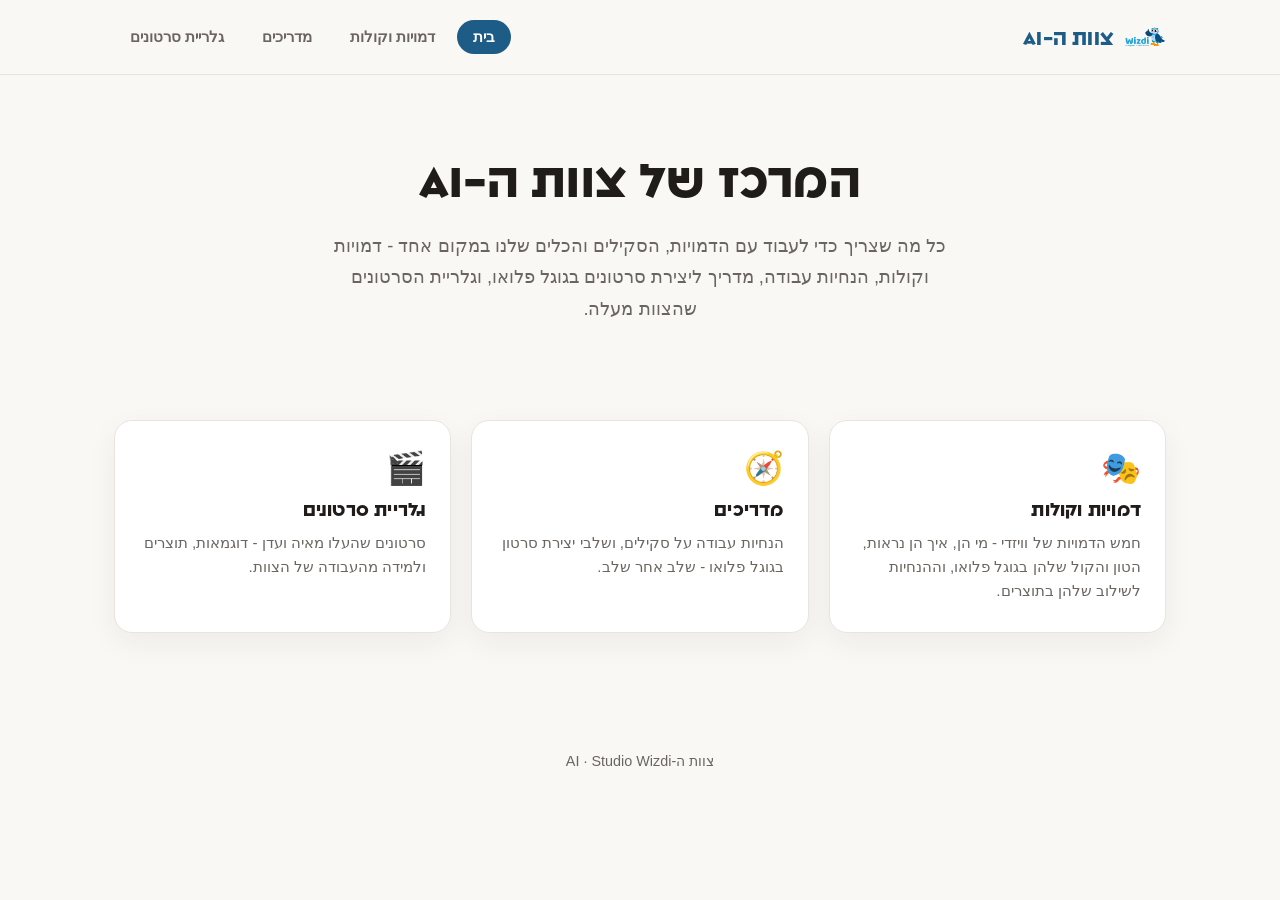
<file: index.html>
<!DOCTYPE html>
<html lang="he" dir="rtl">
<head>
<meta charset="UTF-8" />
<meta name="viewport" content="width=device-width, initial-scale=1.0" />
<title>צוות ה-AI של וויזדי</title>
<meta name="robots" content="noindex, nofollow" />
<link rel="stylesheet" href="css/style.css" />
</head>
<body>

<header class="site-header">
  <nav class="nav">
    <a class="brand" href="index.html"><img src="assets/logo-wizdi.png" alt="Wizdi" /><span class="brand-text">צוות ה-AI</span></a>
    <div class="nav-links">
      <a href="index.html" class="active">בית</a>
      <a href="characters.html">דמויות וקולות</a>
      <a href="guides.html">מדריכים</a>
      <a href="videos.html">גלריית סרטונים</a>
    </div>
  </nav>
</header>

<section class="hero">
  <h1>המרכז של צוות ה-AI</h1>
  <p>כל מה שצריך כדי לעבוד עם הדמויות, הסקילים והכלים שלנו במקום אחד - דמויות וקולות, הנחיות עבודה, מדריך ליצירת סרטונים בגוגל פלואו, וגלריית הסרטונים שהצוות מעלה.</p>
</section>

<div class="container">
  <div class="grid">
    <a class="tile" href="characters.html">
      <span class="emoji">🎭</span>
      <h3>דמויות וקולות</h3>
      <p>חמש הדמויות של וויזדי - מי הן, איך הן נראות, הטון והקול שלהן בגוגל פלואו, וההנחיות לשילוב שלהן בתוצרים.</p>
    </a>
    <a class="tile" href="guides.html">
      <span class="emoji">🧭</span>
      <h3>מדריכים</h3>
      <p>הנחיות עבודה על סקילים, ושלבי יצירת סרטון בגוגל פלואו - שלב אחר שלב.</p>
    </a>
    <a class="tile" href="videos.html">
      <span class="emoji">🎬</span>
      <h3>גלריית סרטונים</h3>
      <p>סרטונים שהעלו מאיה ועדן - דוגמאות, תוצרים ולמידה מהעבודה של הצוות.</p>
    </a>
  </div>
</div>

<footer class="site-footer">
  צוות ה-AI · Studio Wizdi
</footer>

<!-- auto-deploy pipeline verified 2026-07-22 -->
</body>
</html>
</file>
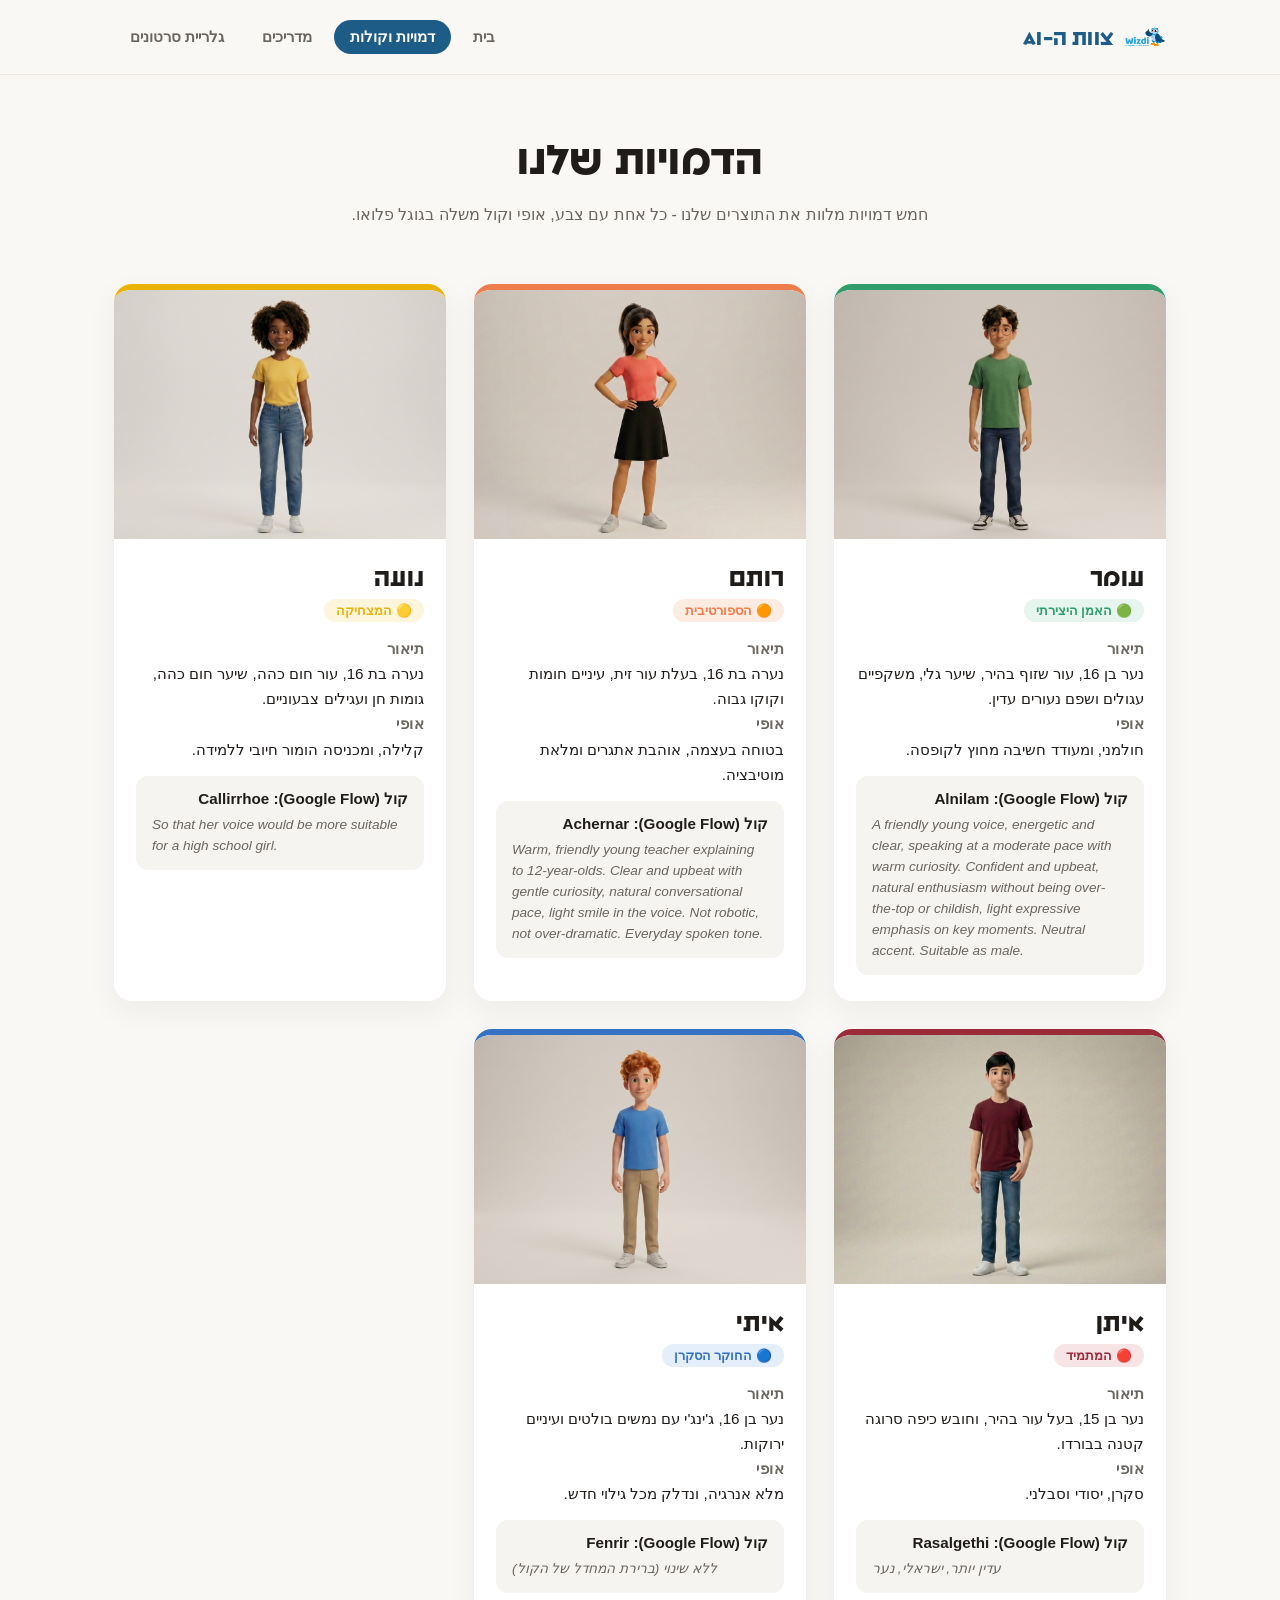
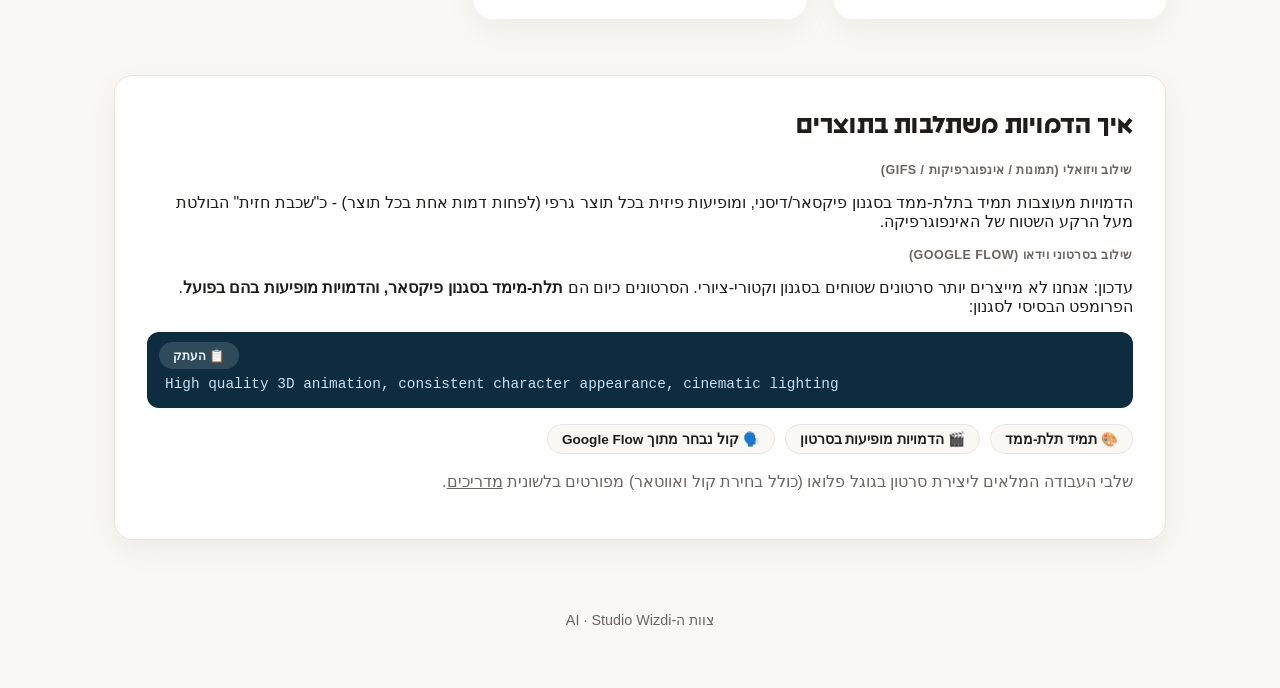
<file: characters.html>
<!DOCTYPE html>
<html lang="he" dir="rtl">
<head>
<meta charset="UTF-8" />
<meta name="viewport" content="width=device-width, initial-scale=1.0" />
<title>דמויות וקולות | צוות ה-AI וויזדי</title>
<meta name="robots" content="noindex, nofollow" />
<link rel="stylesheet" href="css/style.css" />
</head>
<body>

<header class="site-header">
  <nav class="nav">
    <a class="brand" href="index.html"><img src="assets/logo-wizdi.png" alt="Wizdi" /><span class="brand-text">צוות ה-AI</span></a>
    <div class="nav-links">
      <a href="index.html">בית</a>
      <a href="characters.html" class="active">דמויות וקולות</a>
      <a href="guides.html">מדריכים</a>
      <a href="videos.html">גלריית סרטונים</a>
    </div>
  </nav>
</header>

<section class="page-head">
  <h1>הדמויות שלנו</h1>
  <p>חמש דמויות מלוות את התוצרים שלנו - כל אחת עם צבע, אופי וקול משלה בגוגל פלואו.</p>
</section>

<div class="container">

  <div class="characters">

    <!-- עומר -->
    <article class="char-card" style="--accent-c: var(--c-omer); --soft-c: var(--c-omer-soft);">
      <div class="char-photo"><img src="assets/characters/omer.jpg" alt="עומר" /></div>
      <div class="char-body">
        <div class="char-name-row"><h3 class="char-name">עומר</h3></div>
        <span class="char-role">🟢 האמן היצירתי</span>

        <p class="char-section-label">תיאור</p>
        <p>נער בן 16, עור שזוף בהיר, שיער גלי, משקפיים עגולים ושפם נעורים עדין.</p>

        <p class="char-section-label">אופי</p>
        <p>חולמני, ומעודד חשיבה מחוץ לקופסה.</p>

        <div class="voice-box">
          <div class="voice-name">קול (Google Flow): Alnilam</div>
          <div class="voice-tone">A friendly young voice, energetic and clear, speaking at a moderate pace with warm curiosity. Confident and upbeat, natural enthusiasm without being over-the-top or childish, light expressive emphasis on key moments. Neutral accent. Suitable as male.</div>
        </div>
      </div>
    </article>

    <!-- רותם -->
    <article class="char-card" style="--accent-c: var(--c-rotem); --soft-c: var(--c-rotem-soft);">
      <div class="char-photo"><img src="assets/characters/rotem.jpg" alt="רותם" /></div>
      <div class="char-body">
        <div class="char-name-row"><h3 class="char-name">רותם</h3></div>
        <span class="char-role">🟠 הספורטיבית</span>

        <p class="char-section-label">תיאור</p>
        <p>נערה בת 16, בעלת עור זית, עיניים חומות וקוקו גבוה.</p>

        <p class="char-section-label">אופי</p>
        <p>בטוחה בעצמה, אוהבת אתגרים ומלאת מוטיבציה.</p>

        <div class="voice-box">
          <div class="voice-name">קול (Google Flow): Achernar</div>
          <div class="voice-tone">Warm, friendly young teacher explaining to 12-year-olds. Clear and upbeat with gentle curiosity, natural conversational pace, light smile in the voice. Not robotic, not over-dramatic. Everyday spoken tone.</div>
        </div>
      </div>
    </article>

    <!-- נועה -->
    <article class="char-card" style="--accent-c: var(--c-noa); --soft-c: var(--c-noa-soft);">
      <div class="char-photo"><img src="assets/characters/noa.jpg" alt="נועה" /></div>
      <div class="char-body">
        <div class="char-name-row"><h3 class="char-name">נועה</h3></div>
        <span class="char-role">🟡 המצחיקה</span>

        <p class="char-section-label">תיאור</p>
        <p>נערה בת 16, עור חום כהה, שיער חום כהה, גומות חן ועגילים צבעוניים.</p>

        <p class="char-section-label">אופי</p>
        <p>קלילה, ומכניסה הומור חיובי ללמידה.</p>

        <div class="voice-box">
          <div class="voice-name">קול (Google Flow): Callirrhoe</div>
          <div class="voice-tone">So that her voice would be more suitable for a high school girl.</div>
        </div>
      </div>
    </article>

    <!-- איתן -->
    <article class="char-card" style="--accent-c: var(--c-eitan); --soft-c: var(--c-eitan-soft);">
      <div class="char-photo"><img src="assets/characters/eitan.jpg" alt="איתן" /></div>
      <div class="char-body">
        <div class="char-name-row"><h3 class="char-name">איתן</h3></div>
        <span class="char-role">🔴 המתמיד</span>

        <p class="char-section-label">תיאור</p>
        <p>נער בן 15, בעל עור בהיר, וחובש כיפה סרוגה קטנה בבורדו.</p>

        <p class="char-section-label">אופי</p>
        <p>סקרן, יסודי וסבלני.</p>

        <div class="voice-box">
          <div class="voice-name">קול (Google Flow): Rasalgethi</div>
          <div class="voice-tone">עדין יותר, ישראלי, נער</div>
        </div>
      </div>
    </article>

    <!-- איתי -->
    <article class="char-card" style="--accent-c: var(--c-eitai); --soft-c: var(--c-eitai-soft);">
      <div class="char-photo"><img src="assets/characters/eitai.jpg" alt="איתי" /></div>
      <div class="char-body">
        <div class="char-name-row"><h3 class="char-name">איתי</h3></div>
        <span class="char-role">🔵 החוקר הסקרן</span>

        <p class="char-section-label">תיאור</p>
        <p>נער בן 16, ג'ינג'י עם נמשים בולטים ועיניים ירוקות.</p>

        <p class="char-section-label">אופי</p>
        <p>מלא אנרגיה, ונדלק מכל גילוי חדש.</p>

        <div class="voice-box">
          <div class="voice-name">קול (Google Flow): Fenrir</div>
          <div class="voice-tone">ללא שינוי (ברירת המחדל של הקול)</div>
        </div>
      </div>
    </article>

  </div>

  <!-- הנחיות שילוב -->
  <div class="panel">
    <h2>איך הדמויות משתלבות בתוצרים</h2>

    <p class="char-section-label">שילוב ויזואלי (תמונות / אינפוגרפיקות / GIFs)</p>
    <p>הדמויות מעוצבות תמיד בתלת-ממד בסגנון פיקסאר/דיסני, ומופיעות פיזית בכל תוצר גרפי (לפחות דמות אחת בכל תוצר) - כ"שכבת חזית" הבולטת מעל הרקע השטוח של האינפוגרפיקה.</p>

    <p class="char-section-label">שילוב בסרטוני וידאו (Google Flow)</p>
    <p>עדכון: אנחנו לא מייצרים יותר סרטונים שטוחים בסגנון וקטורי-ציורי. הסרטונים כיום הם <strong>תלת-מימד בסגנון פיקסאר, והדמויות מופיעות בהם בפועל</strong>. הפרומפט הבסיסי לסגנון:</p>
    <div class="prompt-box-wrap">
      <button class="copy-btn" type="button" onclick="copyPromptBox(this)">📋 העתק</button>
      <div class="prompt-box">High quality 3D animation, consistent character appearance, cinematic lighting</div>
    </div>

    <div class="badge-row">
      <span class="badge">🎨 תמיד תלת-ממד</span>
      <span class="badge">🎬 הדמויות מופיעות בסרטון</span>
      <span class="badge">🗣️ קול נבחר מתוך Google Flow</span>
    </div>

    <p style="margin-top:18px; color: var(--muted);">שלבי העבודה המלאים ליצירת סרטון בגוגל פלואו (כולל בחירת קול ואווטאר) מפורטים בלשונית <a href="guides.html" style="text-decoration:underline;">מדריכים</a>.</p>
  </div>

</div>

<footer class="site-footer">
  צוות ה-AI · Studio Wizdi
</footer>

<script src="js/copy.js"></script>
</body>
</html>
</file>
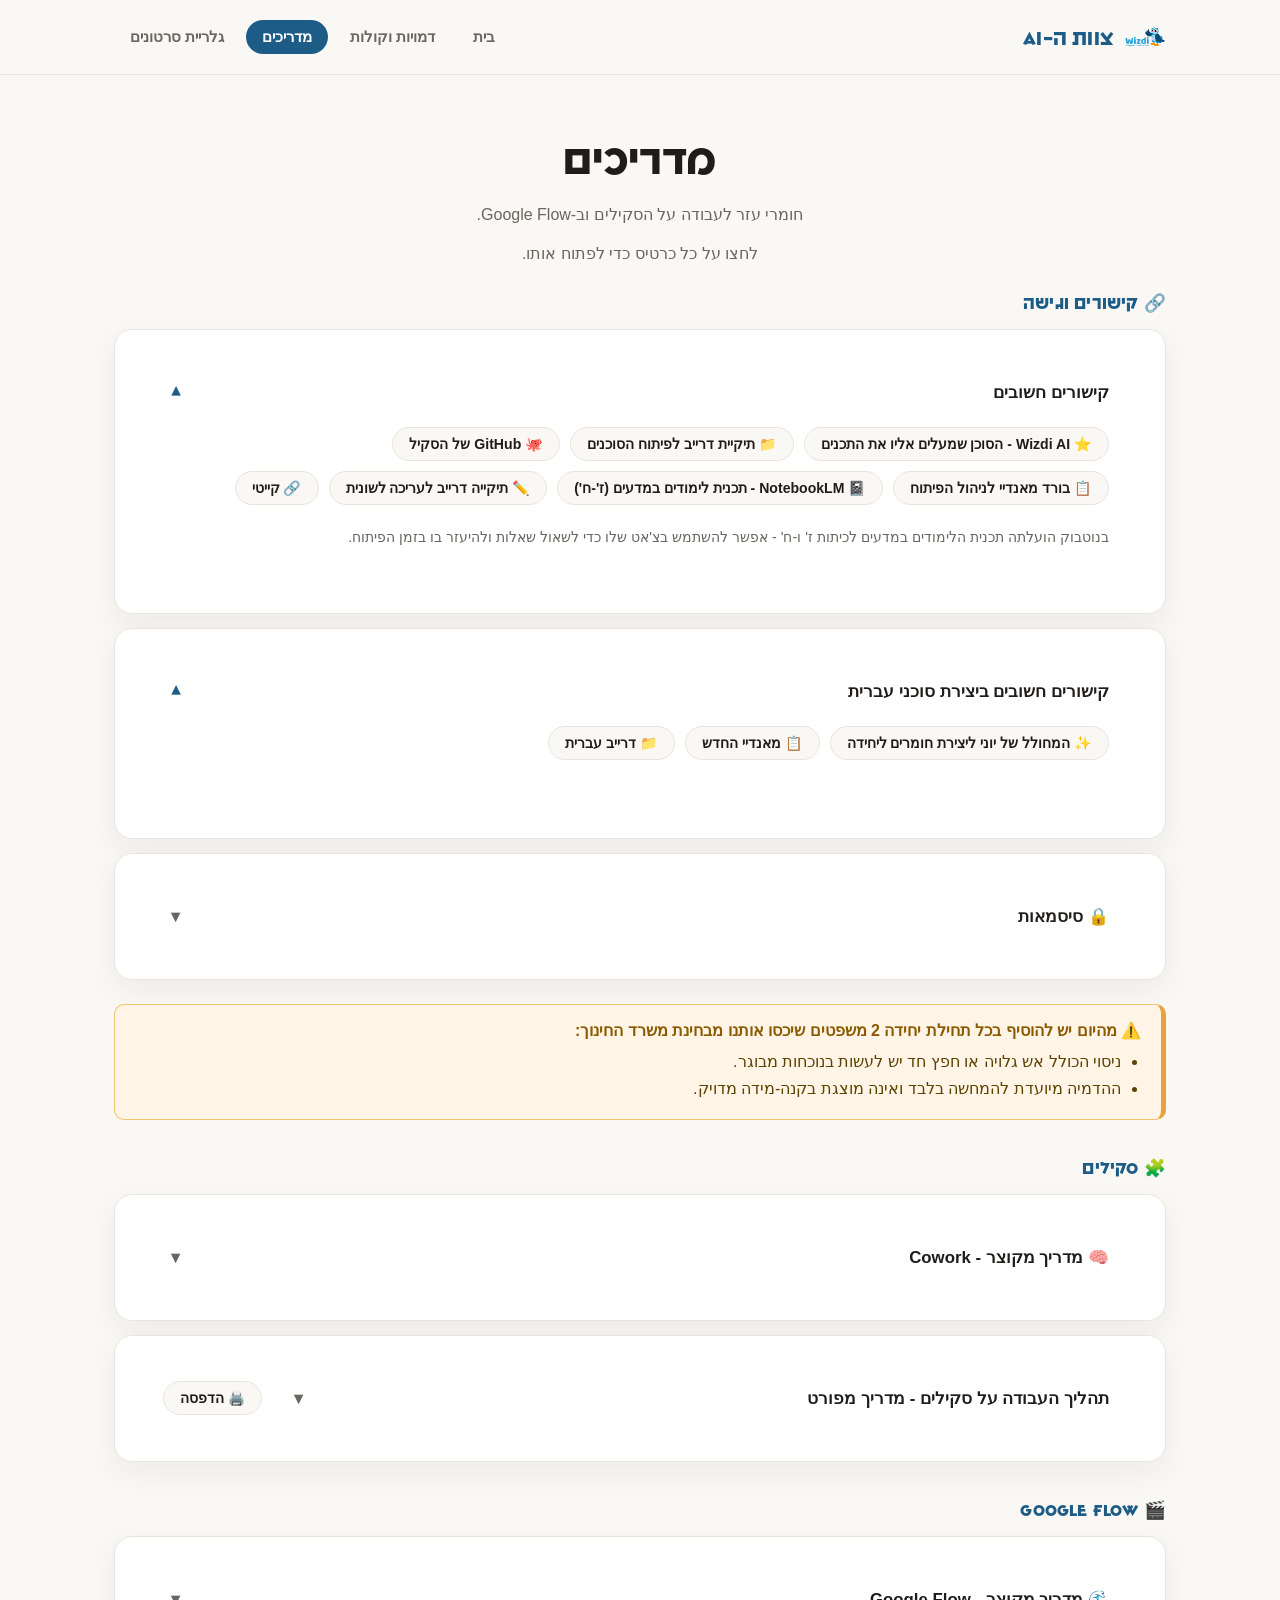
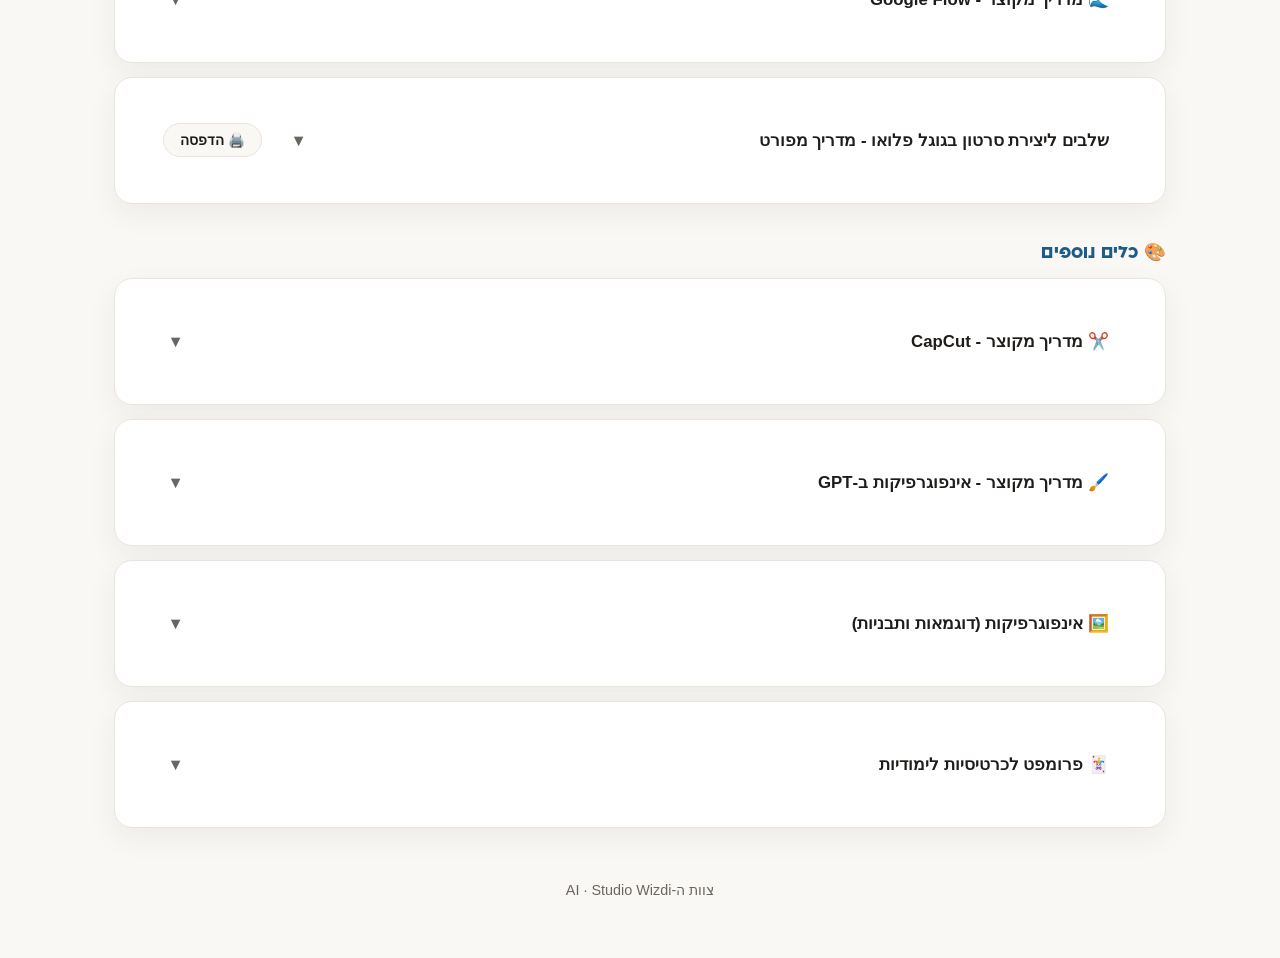
<file: guides.html>
<!DOCTYPE html>
<html lang="he" dir="rtl">
<head>
<meta charset="UTF-8" />
<meta name="viewport" content="width=device-width, initial-scale=1.0" />
<title>מדריכים | צוות ה-AI וויזדי</title>
<meta name="robots" content="noindex, nofollow" />
<link rel="stylesheet" href="css/style.css" />
</head>
<body>

<header class="site-header">
  <nav class="nav">
    <a class="brand" href="index.html"><img src="assets/logo-wizdi.png" alt="Wizdi" /><span class="brand-text">צוות ה-AI</span></a>
    <div class="nav-links">
      <a href="index.html">בית</a>
      <a href="characters.html">דמויות וקולות</a>
      <a href="guides.html" class="active">מדריכים</a>
      <a href="videos.html">גלריית סרטונים</a>
    </div>
  </nav>
</header>

<section class="page-head">
  <h1>מדריכים</h1>
  <p>חומרי עזר לעבודה על הסקילים וב-Google Flow.</p>
</section>

<div class="container">

  <p style="text-align:center; color: var(--muted); margin: -8px 0 28px;">לחצו על כל כרטיס כדי לפתוח אותו.</p>

  <!-- ============ קישורים וגישה ============ -->
  <h2 class="category-heading">🔗 קישורים וגישה</h2>

  <div class="accordion-item panel open no-print">
    <div class="accordion-header">
      <button class="accordion-toggle" type="button" aria-expanded="true">
        <span class="accordion-title">קישורים חשובים</span>
        <span class="accordion-chevron">▾</span>
      </button>
    </div>
    <div class="accordion-body">
      <div class="accordion-body-inner">
        <div class="resource-links">
          <a class="resource-link" href="https://wizdi-gen.web.app/login" target="_blank" rel="noopener">⭐ Wizdi AI - הסוכן שמעלים אליו את התכנים</a>
          <a class="resource-link" href="https://drive.google.com/drive/folders/1nNHzamO_wU5Oc2Q1OwS3dWFeMt11e46E" target="_blank" rel="noopener">📁 תיקיית דרייב לפיתוח הסוכנים</a>
          <a class="resource-link" href="https://github.com/maya-papo-ann/learning-unit-skill" target="_blank" rel="noopener">🐙 GitHub של הסקיל</a>
          <a class="resource-link" href="https://ann-education-company.monday.com/boards/5097244505" target="_blank" rel="noopener">📋 בורד מאנדיי לניהול הפיתוח</a>
          <a class="resource-link" href="https://notebooklm.google.com/notebook/6e6b4903-9a50-4def-ba80-fbd18e8be4f2" target="_blank" rel="noopener">📓 NotebookLM - תכנית לימודים במדעים (ז'-ח')</a>
                  <a class="resource-link" href="https://drive.google.com/drive/folders/1y80ho42N-_DFebcf7Xj2QlAxD9KT5rGV?usp=drive_link" target="_blank" rel="noopener">✏️ תיקייה דרייב לעריכה לשונית</a>
                  <a class="resource-link" href="https://katieme.com/sign-in?redirect_url=https%3A%2F%2Fkatieme.com%2F" target="_blank" rel="noopener">🔗 קייטי</a>
        </div>
        <p style="color: var(--muted); font-size: 0.9rem; margin-top: 10px;">בנוטבוק הועלתה תכנית הלימודים במדעים לכיתות ז' ו-ח' - אפשר להשתמש בצ'אט שלו כדי לשאול שאלות ולהיעזר בו בזמן הפיתוח.</p>
      </div>
    </div>
  </div>

  <div class="accordion-item panel open no-print">
    <div class="accordion-header">
      <button class="accordion-toggle" type="button" aria-expanded="true">
        <span class="accordion-title">קישורים חשובים ביצירת סוכני עברית</span>
        <span class="accordion-chevron">▾</span>
      </button>
    </div>
    <div class="accordion-body">
      <div class="accordion-body-inner">
        <div class="resource-links">
          <a class="resource-link" href="https://studio-wizdi.com/wizchat-ivrit/" target="_blank" rel="noopener">✨ המחולל של יוני ליצירת חומרים ליחידה</a>
          <a class="resource-link" href="https://wizdi-squad.monday.com/boards/5106511318" target="_blank" rel="noopener">📋 מאנדיי החדש</a>
          <a class="resource-link" href="https://drive.google.com/drive/folders/14lqECHTZyvzSGWe16kQAH3gYb6xhXwAy?usp=sharing" target="_blank" rel="noopener">📁 דרייב עברית</a>
        </div>
      </div>
    </div>
  </div>

  <div class="accordion-item panel no-print">
    <div class="accordion-header">
      <button class="accordion-toggle" type="button" aria-expanded="false">
        <span class="accordion-title">🔒 סיסמאות</span>
        <span class="accordion-chevron">▾</span>
      </button>
    </div>
    <div class="accordion-body">
      <div class="accordion-body-inner">
        <p style="color: var(--muted); font-size: 0.9rem;">שימו לב: זו לא הגנה אמיתית (מי שיפתח את קוד הדף יוכל לגשת לנתונים) - זה רק מונע הצגה אוטומטית על המסך. לחצו להצגה, ותצטרכו את קוד הגישה הפנימי.</p>
        <div id="pw-gate">
          <button id="pw-reveal-btn" class="print-btn" type="button">🔓 הצג סיסמאות</button>
        </div>
        <div id="pw-content" style="display:none; margin-top:16px;"></div>
      </div>
    </div>
  </div>
  <div class="disclaimer-note" style="background:#fff4e5; border:1px solid #f0c36d; border-right:5px solid #e8a33d; border-radius:10px; padding:16px 20px; margin:24px 0 32px; text-align:right;">
    <p style="margin:0 0 8px; font-weight:700; color:#8a5a00;">⚠️ מהיום יש להוסיף בכל תחילת יחידה 2 משפטים שיכסו אותנו מבחינת משרד החינוך:</p>
    <ul style="margin:0; padding-right:20px; color:#5c4300; line-height:1.7;">
      <li>ניסוי הכולל אש גלויה או חפץ חד יש לעשות בנוכחות מבוגר.</li>
      <li>ההדמיה מיועדת להמחשה בלבד ואינה מוצגת בקנה-מידה מדויק.</li>
    </ul>
  </div>


  <!-- ============ סקילים ============ -->
  <h2 class="category-heading">🧩 סקילים</h2>

  <div class="accordion-item panel">
    <div class="accordion-header">
      <button class="accordion-toggle" type="button" aria-expanded="false">
        <span class="accordion-title">🧠 מדריך מקוצר - Cowork</span>
        <span class="accordion-chevron">▾</span>
      </button>
    </div>
    <div class="accordion-body">
      <div class="accordion-body-inner">
        <p>Cowork היא האפליקציה של קלוד לעבודה עם סקילים - כאן מתקינים ומפעילים את הסקילים שהצוות עובד איתם (learning-unit-creator, avatar-video-creator, ועוד).</p>
        <ol class="step-list">
          <li><strong>כניסה</strong><span class="muted"> - נכנסים לאפליקציית Cowork עם משתמש הצוות.</span></li>
          <li><strong>הגדרות ← לשונית הכישורים</strong><span class="muted"> - Customize ← Skills - כאן נמצאת רשימת כל הסקילים המותקנים.</span></li>
          <li><strong>שתי דרכים להתקין סקיל</strong><span class="muted"> - (1) העלאת קובץ <code>.skill</code> ידנית - לוחצים ➕ ← "העלאת כישור" ובוחרים את הקובץ (כמו avatar-video-creator). (2) התקנה מ-GitHub באמצעות skill-creator - כותבים לקלוד את פקודת ההתקנה עם הקישור ל-repo (כמו learning-unit-creator, מפורט למטה).</span></li>
          <li><strong>רענון</strong><span class="muted"> - לאחר ההתקנה מרעננים/מפעילים מחדש את Cowork - הסקיל החדש יופיע ברשימה.</span></li>
          <li><strong>הפעלת סקיל</strong><span class="muted"> - פותחים שיחה חדשה וכותבים משפט שמתאר את מה שרוצים לעשות (כל סקיל "מזהה" את עצמו לפי מילות מפתח) - הוא ייקח את השיחה משם.</span></li>
        </ol>
      </div>
    </div>
  </div>

  <div class="accordion-item panel printable">
    <div class="accordion-header">
      <button class="accordion-toggle" type="button" aria-expanded="false">
        <span class="accordion-title">תהליך העבודה על סקילים - מדריך מפורט</span>
        <span class="accordion-chevron">▾</span>
      </button>
      <button class="print-btn no-print" onclick="event.stopPropagation(); window.print()">🖨️ הדפסה</button>
    </div>
    <div class="accordion-body">
      <div class="accordion-body-inner">

    <p class="char-section-label">תהליך העבודה - מבט על (5 שלבים)</p>
    <ol class="step-list">
      <li><strong>העלאת חומרים לבורד</strong><span class="muted"> - הצוות הפדגוגי מעלה לבורד "720 - Agent Production" את נושאי היחידות וחומרי הלימוד. לכל פריט מגדירים מקצוע, כיתה, נושא, מטרת-על, מטרות ביניים, מושגים, ידע קודם וקבצי מקור. כשמוכן - מקדמים סטטוס ל"עבר אפיון פדגוגי".</span></li>
      <li><strong>יצירת מערך בסקיל</strong><span class="muted"> - המפתח/ת פותח/ת שיחה ב-Claude ומפעיל/ה את הסקיל <code>learning-unit-creator</code> ("תבני לי סוכן עבור פריט מס' X בלוח"). הסקיל מנהל ראיון של 8 שלבים, מציג שלד לאישור, ומפיק קובץ Excel מלא ב-Drive.</span></li>
      <li><strong>סקירה פדגוגית</strong><span class="muted"> - הצוות הפדגוגי בודק את ה-Excel לפי שלוש נקודות: דיוק פדגוגי, התאמה לקהל היעד, ונאמנות לחומר המקור. לאחר מכן מקדמים ל"הפקת הסוכן".</span></li>
      <li><strong>הפקה במערכת Wizdi</strong><span class="muted"> - צוות הפיתוח מפיק את הרכיבים (סרטונים, אינפוגרפיקות, תמונות) ומטמיע אותם ב-Wizdi AI. עקרון העל: עקביות ויזואלית - אותן דמויות, אותה פלטה, אותו סגנון לאורך כל היחידה.</span></li>
      <li><strong>QA פדגוגי סופי</strong><span class="muted"> - הצוות הפדגוגי עובר על היחידה הבנויה כמו לומד: כל הרכיבים נטענים תקין, המשובים הגיוניים ובגובה העיניים, התוכן נאמן למקור, והיחידה עונה על מטרות הלמידה. רק אז - "מוכן להפצה".</span></li>
    </ol>

    <p class="char-section-label" style="margin-top:22px;">טיפים שכדאי להכיר</p>
    <ul class="step-list" style="list-style:none; padding:0;">
      <li style="padding-right:0;"><strong>מבנה הקבצים ב-Drive נוצר אוטומטית</strong><span class="muted"> - "Wizdi - סוכני למידה / [מקצוע] / [כיתה] / [מספר] - [שם סוכן]". אל תשנו ידנית.</span></li>
      <li style="padding-right:0;"><strong>איך מבקשים מהסקיל לחזור על שלב</strong><span class="muted"> - כותבים לסקיל "תחזור על שלב X" או "תתקן את הסעיף הזה ככה..." - הוא מחזיר תוצאה מתוקנת.</span></li>
      <li style="padding-right:0;"><strong>לולאת השיפור של הסקיל</strong><span class="muted"> - בסיום כל יחידה, הסקיל כותב סיכום סשן ל-GitHub: מה עבד, איפה היה ספק, ומה הוא ממליץ לשפר.</span></li>
    </ul>

    <p class="char-section-label" style="margin-top:22px;">איך מתקינים את הסקיל מ-GitHub</p>
    <ol class="step-list">
      <li><strong>פתחו שיחה חדשה</strong><span class="muted"> - ב-Claude Desktop או ב-Cowork.</span></li>
      <li><strong>הדביקו את פקודת ההתקנה</strong><span class="muted"> - "תשתמש ב-skill-creator כדי להתקין סקיל מ-GitHub: שם הסקיל: learning-unit-creator, https://github.com/maya-papo-ann/learning-unit-skill"</span></li>
      <li><strong>גישה לפעם הראשונה</strong><span class="muted"> - אם זו ההתקנה הראשונה שלכם, נדרשת גישת קריאה ל-repo הפרטי - לבקש ממאיה.</span></li>
      <li><strong>קלוד עושה את השאר</strong><span class="muted"> - מוריד את הקבצים מ-GitHub, מריץ בדיקת תקינות (validation), ומתקין את הסקיל אצלכם.</span></li>
      <li><strong>מאמתים שההתקנה הצליחה</strong><span class="muted"> - פותחים שיחה חדשה ושואלים "מה יש בסקיל learning-unit-creator?" - קלוד יציג רשימת קבצים. לוודא שמופיעים: SKILL.md, references/classes/class_7.md, references/subjects/science.md, references/output_format.md, ותיקיית lessons/.</span></li>
    </ol>

    <p class="char-section-label" style="margin-top:22px;">איך מעדכנים את הסקיל לגרסה חדשה</p>
    <ul class="step-list" style="list-style:none; padding:0;">
      <li style="padding-right:0;"><strong>הודעת הפתיחה לעדכון</strong><span class="muted"> - כשמאיה משדרגת את הסקיל, פותחים שיחה חדשה ומדביקים: <code>תשתמש ב-creator-skill כדי לעדכן את הסקיל מ-GitHub: https://github.com/maya-papo-ann/learning-unit-skill</code> - קלוד יזהה שיש גרסה חדשה ויעדכן.</span></li>
      <li style="padding-right:0;"><strong>לא לערוך ידנית</strong><span class="muted"> - קבצים מקומיים של הסקיל נמחקים בכל עדכון. כל השינויים מגיעים מצד אחד (מאיה דוחפת ל-GitHub) וכולם מקבלים אותם בהפעלה הבאה.</span></li>
    </ul>

    <p class="char-section-label" style="margin-top:22px;">שמירת קובץ האקסל בדרייב</p>
    <ol class="step-list">
      <li><strong>לרוב זו פעולה ידנית</strong><span class="muted"> - בדרך כלל הסקיל <strong>לא</strong> שומר את הקובץ בדרייב אוטומטית - המפתח/ת צריך/ה להוריד את קובץ האקסל שהסקיל הפיק, ולהעלות אותו בעצמו/ה לדרייב.</span></li>
      <li><strong>שמרו על מבנה התיקיות הקבוע</strong><span class="muted"> - בתוך תיקיית האב המשותפת "Wizdi - סוכני למידה", לפי המבנה: <code>Wizdi - סוכני למידה / [מקצוע] / [כיתה] / [מספר] - [שם הסוכן] / [שם הסוכן] - מערך.xlsx</code>. אל תשנו את המבנה הזה.</span></li>
      <li><strong>עדכון מאנדיי</strong><span class="muted"> - לוודא שהקישור לקובץ מעודכן בבורד, ושהסטטוס תואם למה שבוצע בפועל.</span></li>
    </ol>

    <div class="resource-links no-print" style="margin-top:22px;">
      <a class="resource-link" href="https://docs.google.com/presentation/d/1_obs2llPap47dkdKPJvna2RCHQ1wKBWHIOPXBmJI-88/edit" target="_blank" rel="noopener">📊 המצגת המלאה (12 שקפים)</a>
      <a class="resource-link" href="https://drive.google.com/file/d/1aOYDg9fgUUFrKv1lvWA1z_viwQdF2EIV/view" target="_blank" rel="noopener">📄 מדריך התקנה ושימוש בסקיל learning-unit-creator</a>
    </div>

      </div>
    </div>
  </div>

  <!-- ============ Google Flow ============ -->
  <h2 class="category-heading">🎬 Google Flow</h2>

  <div class="accordion-item panel">
    <div class="accordion-header">
      <button class="accordion-toggle" type="button" aria-expanded="false">
        <span class="accordion-title">🌊 מדריך מקוצר - Google Flow</span>
        <span class="accordion-chevron">▾</span>
      </button>
    </div>
    <div class="accordion-body">
      <div class="accordion-body-inner">
        <ol class="step-list">
          <li><strong>כניסה לכלי</strong><span class="muted"> - נכנסים ל-Google Flow עם חשבון גוגל, ובוחרים "יצירה חדשה".</span></li>
          <li><strong>בחירת מודל</strong><span class="muted"> - לאווטאר מדבר (הדמויות) בוחרים במודל <code>Omni Flash</code>.</span></li>
          <li><strong>הוספת תמונת רפרנס</strong><span class="muted"> - בשורת הפרומפט התחתונה, לוחצים על ה-<code>+</code> ומעלים את תמונת הדמות. היא תופיע כתמונה ממוזערת לצד הפרומפט - זה המקום היחיד להוסיף אותה, ואותה תמונה בכל שוט.</span></li>
          <li><strong>בחירת קול</strong><span class="muted"> - פותחים <code>Voices</code>, בוחרים את קול הדמות (טבלה בעמוד <a href="characters.html">דמויות וקולות</a>), אפשר להוסיף כיוון טון קצר ב-<code>Customize Performance (optional)</code>, ואז <code>Select voice</code>.</span></li>
          <li><strong>כתיבת הפרומפט</strong><span class="muted"> - בשדה הראשי מדביקים את הפרומפט המלא (סביבה, פעולה, מצלמה, סגנון) + משפט הקריינות המדויק + פרומפט הסגנון הקבוע: <code>High quality 3D animation, consistent character appearance, cinematic lighting</code></span></li>
          <li><strong>הגדרות</strong><span class="muted"> - יחס מסך <code>16:9</code>, אורך <code>10s</code>, ולהתחיל מ-<code>x1</code> לבדיקה מהירה וזולה, ורק כשמרוצים - <code>x4</code> לגרסה סופית.</span></li>
          <li><strong>אם נחסם ע"י פילטר</strong><span class="muted"> - לשנות מילים ולא כוונה (למשל "children" ל-"characters"), ולנסות שוב.</span></li>
        </ol>
      </div>
    </div>
  </div>

  <div class="accordion-item panel printable">
    <div class="accordion-header">
      <button class="accordion-toggle" type="button" aria-expanded="false">
        <span class="accordion-title">שלבים ליצירת סרטון בגוגל פלואו - מדריך מפורט</span>
        <span class="accordion-chevron">▾</span>
      </button>
      <button class="print-btn no-print" onclick="event.stopPropagation(); window.print()">🖨️ הדפסה</button>
    </div>
    <div class="accordion-body">
      <div class="accordion-body-inner">

    <p class="char-section-label">אפשרות 1: חילוץ הקריינות בלבד מקובץ האקסל</p>
    <ol class="step-list">
      <li><strong>פתחו את קובץ האקסל</strong><span class="muted"> - שהפיק הסקיל learning-unit-creator, בעמודת סקריפט הווידאו / הקריינות.</span></li>
      <li><strong>העתיקו רק את משפטי הקריינות</strong><span class="muted"> - הטקסט שהדמות אומרת בפועל - לא שאלות, לא פרומפטים לאינפוגרפיקה ולא שאר התוכן.</span></li>
      <li><strong>הדביקו ב-AGENT בגוגל פלואו</strong><span class="muted"> - את משפטי הקריינות שהעתקתם.</span></li>
      <li><strong>הוסיפו את פרומפט הסגנון הקבוע</strong><span class="muted"> - <code>High quality 3D animation, consistent character appearance, cinematic lighting</code></span></li>
      <li><strong>בחרו את קול הדמות המתאימה</strong><span class="muted"> - לפי הטבלה בעמוד <a href="characters.html">דמויות וקולות</a> - ווידאו שלא הוגדר אווטאר.</span></li>
    </ol>

    <p class="char-section-label" style="margin-top:22px;">אפשרות 2: הסקיל של יוני - avatar-video-creator</p>
    <p>סקיל מפורט יותר, שמלווה שלב-אחר-שלב (Shot by shot) יצירת סרטון אווטאר מדבר - מתמונת ייחוס אחת נעולה, בשפה שבוחרים, עם מעקב הפקה חי ב-HTML. מתאים כשרוצים שליטה מדויקת יותר בכל שוט ולא רק הדבקת קריינות.</p>

    <p class="char-section-label" style="margin-top:14px;">התקנה כסקיל ב-Cowork</p>
    <ol class="step-list">
      <li><strong>הורידו את קובץ ה-zip</strong><span class="muted"> - וחלצו ממנו. שימו לב: צריך את הקובץ שמסתיים ב-<code>.skill</code> - לא את קובץ ה-md.</span></li>
      <li><strong>Customize ← לשונית הכישורים</strong><span class="muted"> - בתוך Cowork, היכנסו להגדרות (Customize) ואז ללשונית הכישורים (Skills).</span></li>
      <li><strong>העלאת כישור</strong><span class="muted"> - לחצו על ➕ ובחרו "העלאת כישור" (Upload a skill), ובחרו את הקובץ <code>avatar-video-creator.skill</code>.</span></li>
      <li><strong>רעננו את Cowork</strong><span class="muted"> - הכישור יופיע ברשימה ✅</span></li>
      <li><strong>הפעלה</strong><span class="muted"> - כתבו "אני רוצה ליצור סרטון אווטאר" - הסקיל ילווה אתכם שלב אחר שלב.</span></li>
    </ol>

    <p style="color: var(--muted); font-size: 0.9rem;">לא רוצים להתקין? פתחו שיחה חדשה והדביקו את כל התוכן של הקובץ <code>AI_VIDEO_WORKFLOW_UNIVERSAL.md</code> (מתוך אותו zip) - זה יעבוד מיד, אבל רק לשיחה הזו.</p>

    <div class="resource-links no-print" style="margin-top:14px;">
      <a class="resource-link" href="assets/skills/avatar-video-creator.zip" download>📦 קובץ הסקיל (zip) - להורדה</a>
    </div>

      </div>
    </div>
  </div>

  <!-- ============ כלים נוספים ============ -->
  <h2 class="category-heading">🎨 כלים נוספים</h2>

  <div class="accordion-item panel">
    <div class="accordion-header">
      <button class="accordion-toggle" type="button" aria-expanded="false">
        <span class="accordion-title">✂️ מדריך מקוצר - CapCut</span>
        <span class="accordion-chevron">▾</span>
      </button>
    </div>
    <div class="accordion-body">
      <div class="accordion-body-inner">
        <ol class="step-list">
          <li><strong>פרויקט חדש</strong><span class="muted"> - יוצרים פרויקט ומייבאים את כל הקבצים (סרטוני ה-AI, תמונות, קול) לספריית המדיה.</span></li>
          <li><strong>סידור על ציר הזמן</strong><span class="muted"> - גוררים את הקליפים ל-Timeline בסדר הרצוי.</span></li>
          <li><strong>חיתוך וקיצור</strong><span class="muted"> - עם כלי ה-Split/Trim, מסירים פריימים מיותרים בתחילת/סוף כל קליפ.</span></li>
          <li><strong>כתוביות</strong><span class="muted"> - Auto captions ליצירה מהירה, ואז עריכה ידנית לדיוק. לשמור על פונט וסטייל אחיד לאורך כל היחידה.</span></li>
          <li><strong>מוזיקה ואפקטים</strong><span class="muted"> - מהספרייה המובנית, בעוצמה (Volume) נמוכה שלא מתחרה עם הקריינות.</span></li>
          <li><strong>מעברים</strong><span class="muted"> - Transitions עדינים בין קליפים - לא להעמיס.</span></li>
          <li><strong>ייצוא</strong><span class="muted"> - Export ברזולוציה וביחס המסך המתאימים ליחידה (16:9 או 9:16).</span></li>
        </ol>
      </div>
    </div>
  </div>

  <div class="accordion-item panel">
    <div class="accordion-header">
      <button class="accordion-toggle" type="button" aria-expanded="false">
        <span class="accordion-title">🖌️ מדריך מקוצר - אינפוגרפיקות ב-GPT</span>
        <span class="accordion-chevron">▾</span>
      </button>
    </div>
    <div class="accordion-body">
      <div class="accordion-body-inner">
        <ol class="step-list">
          <li><strong>פתחו שיחה עם יצירת תמונות</strong><span class="muted"> - ב-ChatGPT (GPT-4o / GPT image).</span></li>
          <li><strong>תארו בפרומפט</strong><span class="muted"> - את הנושא, סוג האינפוגרפיקה (טיימליין / תרשים / השוואה), הטקסטים המדויקים שצריכים להופיע, פלטת הצבעים, והדמות המלווה אם רלוונטי.</span></li>
          <li><strong>בקשו סטייל שטוח</strong><span class="muted"> - "flat vector infographic style" עם רקע שטוח - כך שהדמות התלת-מימדית תוכל להתבלט מעליו כ"שכבת חזית" (לפי העקרון בעמוד הדמויות).</span></li>
          <li><strong>בדקו את הטקסט</strong><span class="muted"> - מודלי תמונה נוטים לטעות בטקסט (עברית ואנגלית) - לעבור על התוצר ולתקן, ואם צריך להוסיף/לתקן טקסט בכלי עריכה חוץ כמו Canva.</span></li>
          <li><strong>עקביות בין אינפוגרפיקות</strong><span class="muted"> - להשתמש באותו פרומפט בסיס לכל היחידה ולשנות רק את התוכן הספציפי - כדי לשמור על סגנון אחיד.</span></li>
        </ol>
      </div>
    </div>
  </div>

  <div class="accordion-item panel">
    <div class="accordion-header">
      <button class="accordion-toggle" type="button" aria-expanded="false">
        <span class="accordion-title">🖼️ אינפוגרפיקות (דוגמאות ותבניות)</span>
        <span class="accordion-chevron">▾</span>
      </button>
    </div>
    <div class="accordion-body">
      <div class="accordion-body-inner">

        <p class="char-section-label">הפרומפט הקבוע לעיצוב הדמות באינפוגרפיקה</p>
        <p>זהו פרומפט הבסיס לסגנון התלת-ממד שלנו באינפוגרפיקות. <strong>לפני השימוש, יש להוסיף בסופו את תיאור הדמות</strong> הרלוונטית מעמוד <a href="characters.html">דמויות וקולות</a> (השדה "תיאור" בכרטיס של כל דמות).</p>
        <div class="prompt-box-wrap">
          <button class="copy-btn" type="button" onclick="copyPromptBox(this)">📋 העתק</button>
          <div class="prompt-box">Modern educational editorial illustration, premium 3D animated character, Pixar/Disney-inspired (not an exact franchise), soft rounded stylized proportions, expressive face with large warm eyes, subtle smile, smooth skin, highly polished CGI rendering. Clean minimal composition with a soft light-blue gradient background and a large white circular backdrop behind the character. Bright, diffused studio lighting, soft ambient shadows, gentle global illumination, crisp edges, premium educational textbook aesthetic. Everyday objects rendered in semi-realistic 3D with clean geometry and realistic materials while maintaining a friendly cartoon appearance. Floating minimalist science-themed line icons in monochromatic light blue around the composition. Plenty of negative space, centered composition, harmonious color palette, high-end educational infographic style, clean, modern, uncluttered, visually appealing for middle-school science education. Ultra-high resolution, sharp focus, subtle depth of field, no photorealism, no excessive textures, no clutter.</div>
        </div>

        <p class="char-section-label" style="margin-top:22px;">דוגמה</p>
        <p>אינפוגרפיקה על שינויי מצב ולחץ, עם רותם - לפי הפרומפט למעלה + תיאור הדמות שלה.</p>
        <img src="assets/infographics/example-pressure-mass.png" alt="דוגמת אינפוגרפיקה - שינויי מצב ולחץ, עם רותם" style="width:100%; border-radius: var(--radius); margin-top:8px;" />

      </div>
    </div>
  </div>

  <div class="accordion-item panel">
    <div class="accordion-header">
      <button class="accordion-toggle" type="button" aria-expanded="false">
        <span class="accordion-title">🃏 פרומפט לכרטיסיות לימודיות</span>
        <span class="accordion-chevron">▾</span>
      </button>
    </div>
    <div class="accordion-body">
      <div class="accordion-body-inner">
        <p>פרומפט קבוע לעיצוב כרטיסיות מידע - סטייל שטוח (Flat) ונקי, בלי דמות, עם כותרת, איור וקטורי ופאנל הסבר. יש להוסיף/להחליף רק את הכותרת, האיור והטקסט בהתאם לתוכן הספציפי.</p>
        <div class="prompt-box-wrap">
          <button class="copy-btn" type="button" onclick="copyPromptBox(this)">📋 העתק</button>
          <div class="prompt-box">Clean flat 2D educational editorial infographic card design. Modern minimalist layout, square 1:1 format. Soft light-blue background (#EAF6FF). A large white rounded rectangle card centered on the canvas with generous padding, smooth 28–32 px rounded corners, subtle soft drop shadow, and plenty of white space. At the top of the card: a dark royal-blue rounded title banner (#123EAF) with bold Hebrew Rubik font (RTL layout). Thin decorative underline beneath the main title. Inside the card: clean vector-style illustration area with no character. Use simple flat illustrations and educational icons only. Blue line icons, soft navy outlines, minimal color palette with selective accents (orange for heat, green for positive change, burgundy for emphasis, light blue for water or gas). No text bubbles. Below the illustration: a white explanation panel with a thin light-blue border and rounded corners, containing concise Hebrew text in Rubik font. Clear spacing between title, illustration, and explanation. Overall appearance: • Premium educational textbook infographic • Flat vector editorial style • RTL composition • Clean geometry • Rounded shapes throughout • Soft subtle shadows only • Consistent margins and alignment • Bright, airy design • No textures • No photorealism • No heavy gradients • No glossy effects • No 3D elements • No clutter Color palette: - Background: #EAF6FF - Main blue: #123EAF - White cards: #FFFFFF - Light border: #D9EAFB - Accent colors only where needed (orange, green, burgundy) Style keywords: clean educational infographic, flat vector, editorial illustration, modern science textbook, minimal UI card, rounded cards, premium classroom design, Hebrew RTL layout, Rubik font, soft shadows, white space, consistent iconography.</div>
        </div>
      </div>
    </div>
  </div>

</div>

<script>
(function () {
  function setOpenHeight(item) {
    var body = item.querySelector('.accordion-body');
    var inner = item.querySelector('.accordion-body-inner');
    body.style.maxHeight = inner.scrollHeight + 'px';
  }

  function openItem(item) {
    item.classList.add('open');
    item.querySelector('.accordion-toggle').setAttribute('aria-expanded', 'true');
    setOpenHeight(item);
  }

  function closeItem(item) {
    item.classList.remove('open');
    item.querySelector('.accordion-toggle').setAttribute('aria-expanded', 'false');
    item.querySelector('.accordion-body').style.maxHeight = '';
  }

  document.querySelectorAll('.accordion-toggle').forEach(function (btn) {
    var item = btn.closest('.accordion-item');
    btn.addEventListener('click', function () {
      if (item.classList.contains('open')) {
        closeItem(item);
      } else {
        openItem(item);
      }
    });
    if (item.classList.contains('open')) {
      // set initial height instantly, without animating on page load
      var body = item.querySelector('.accordion-body');
      body.style.transition = 'none';
      setOpenHeight(item);
      void body.offsetHeight;
      body.style.transition = '';
    }
  });

  // Recalculate height of an already-open accordion item after its content changes
  // (e.g. the passwords table being revealed inside it).
  window.refreshOpenAccordion = function (el) {
    var item = el.closest('.accordion-item');
    if (item && item.classList.contains('open')) setOpenHeight(item);
  };

  window.addEventListener('resize', function () {
    document.querySelectorAll('.accordion-item.open').forEach(setOpenHeight);
  });
})();
</script>

<script>
(function () {
  // NOT real security - just avoids showing credentials by default. Change PASSPHRASE below anytime.
  var PASSPHRASE = "1234";
    var encoded = "[base64]";

  function render(data) {
    var html = '<p class="char-section-label">מחוללים</p><table style="width:100%; border-collapse:collapse; font-size:0.9rem;">';
    data.generators.forEach(function (g) {
      html += '<tr><td style="padding:6px 8px; border-bottom:1px solid var(--line);">' + g.label + '</td>' +
        '<td style="padding:6px 8px; border-bottom:1px solid var(--line); direction:ltr; text-align:left;">' + g.user + '</td>' +
        '<td style="padding:6px 8px; border-bottom:1px solid var(--line); direction:ltr; text-align:left; font-family:monospace;">' + g.pass + '</td></tr>';
    });
    html += '</table><p class="char-section-label" style="margin-top:18px;">עורכים</p><table style="width:100%; border-collapse:collapse; font-size:0.9rem;">';
    data.editors.forEach(function (e) {
      html += '<tr><td style="padding:6px 8px; border-bottom:1px solid var(--line);">' + e.name + '</td>' +
        '<td style="padding:6px 8px; border-bottom:1px solid var(--line); direction:ltr; text-align:left;">' + e.user + '</td>' +
        '<td style="padding:6px 8px; border-bottom:1px solid var(--line); direction:ltr; text-align:left; font-family:monospace;">' + e.pass + '</td></tr>';
    });
    html += '</table>';
    var content = document.getElementById('pw-content');
    content.innerHTML = html;
    content.style.display = 'block';
    document.getElementById('pw-gate').style.display = 'none';
    if (window.refreshOpenAccordion) window.refreshOpenAccordion(content);
  }

  document.getElementById('pw-reveal-btn').addEventListener('click', function () {
    var input = window.prompt('קוד גישה:');
    if (input === PASSPHRASE) {
      var data = JSON.parse(decodeURIComponent(escape(window.atob(encoded))));
      render(data);
    } else if (input !== null) {
      alert('קוד שגוי');
    }
  });
})();
</script>

<footer class="site-footer">
  צוות ה-AI · Studio Wizdi
</footer>

<script src="js/copy.js"></script>
</body>
</html>
</file>
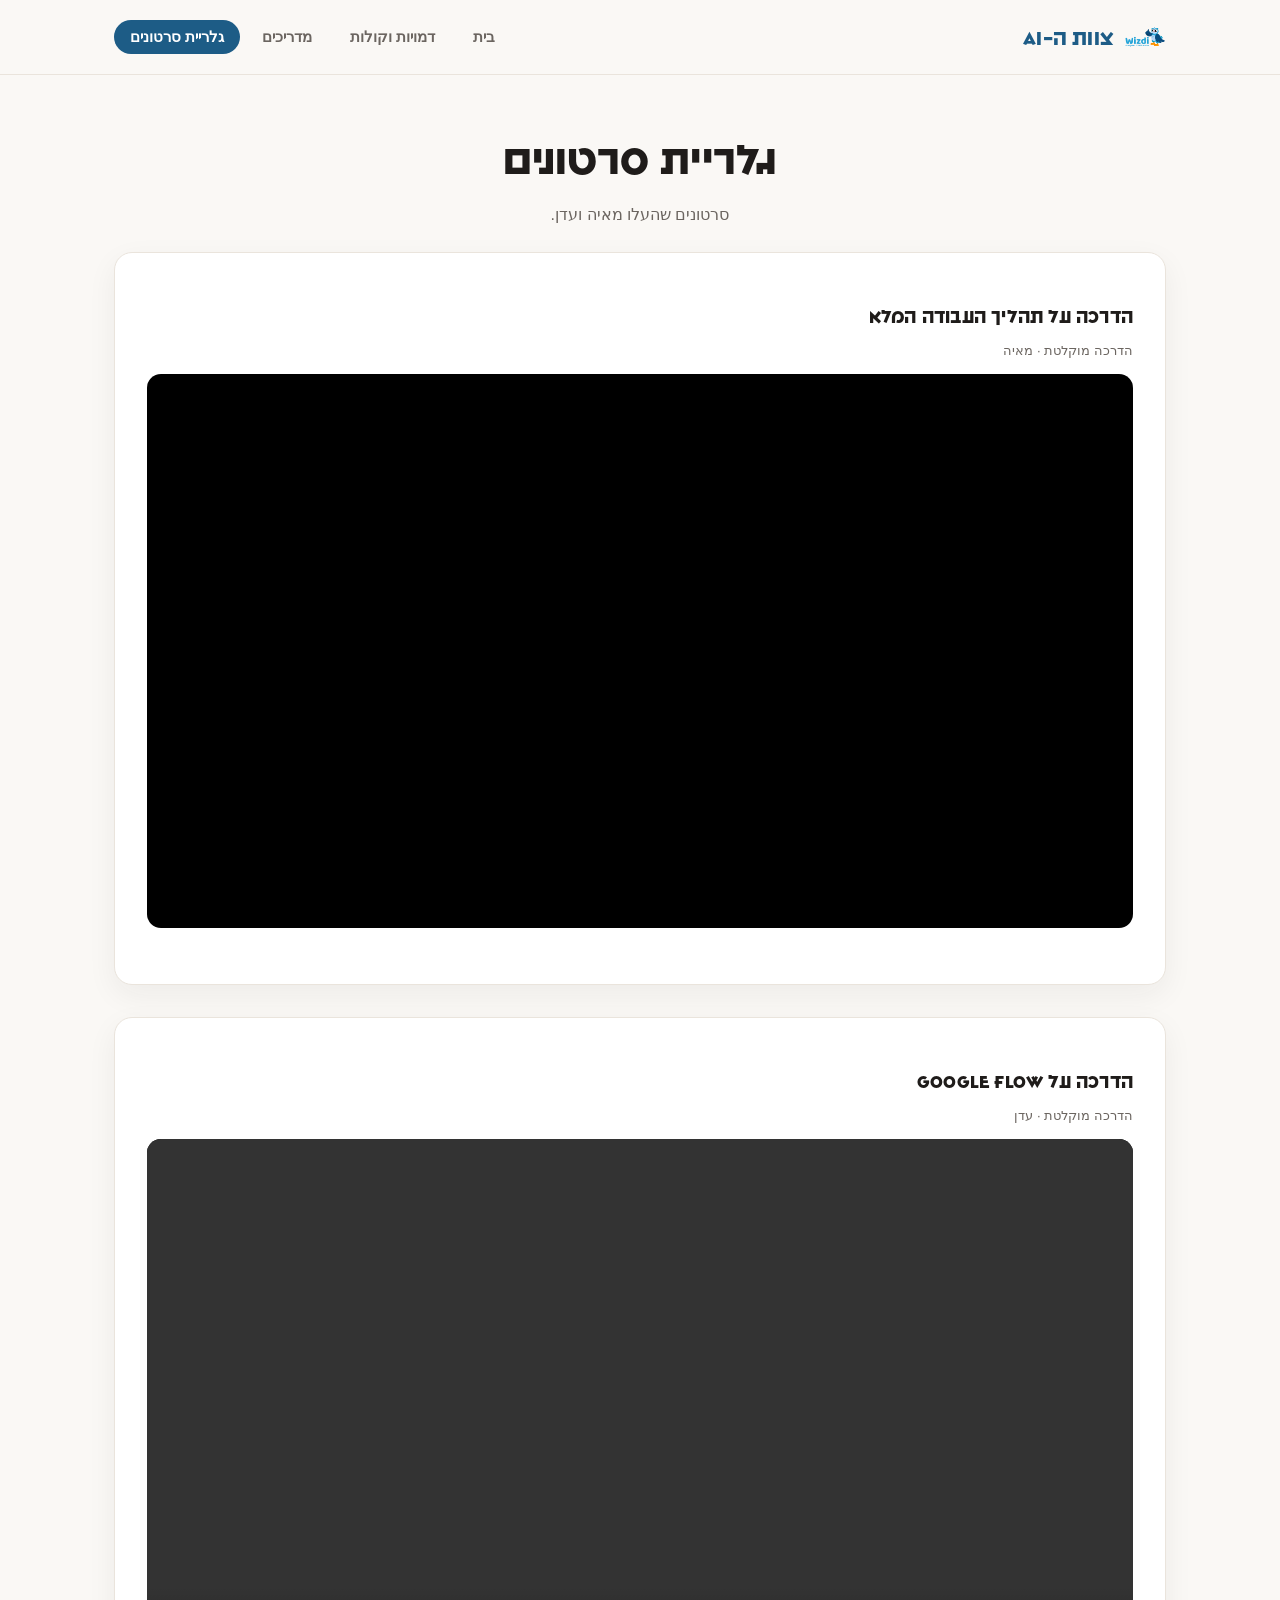
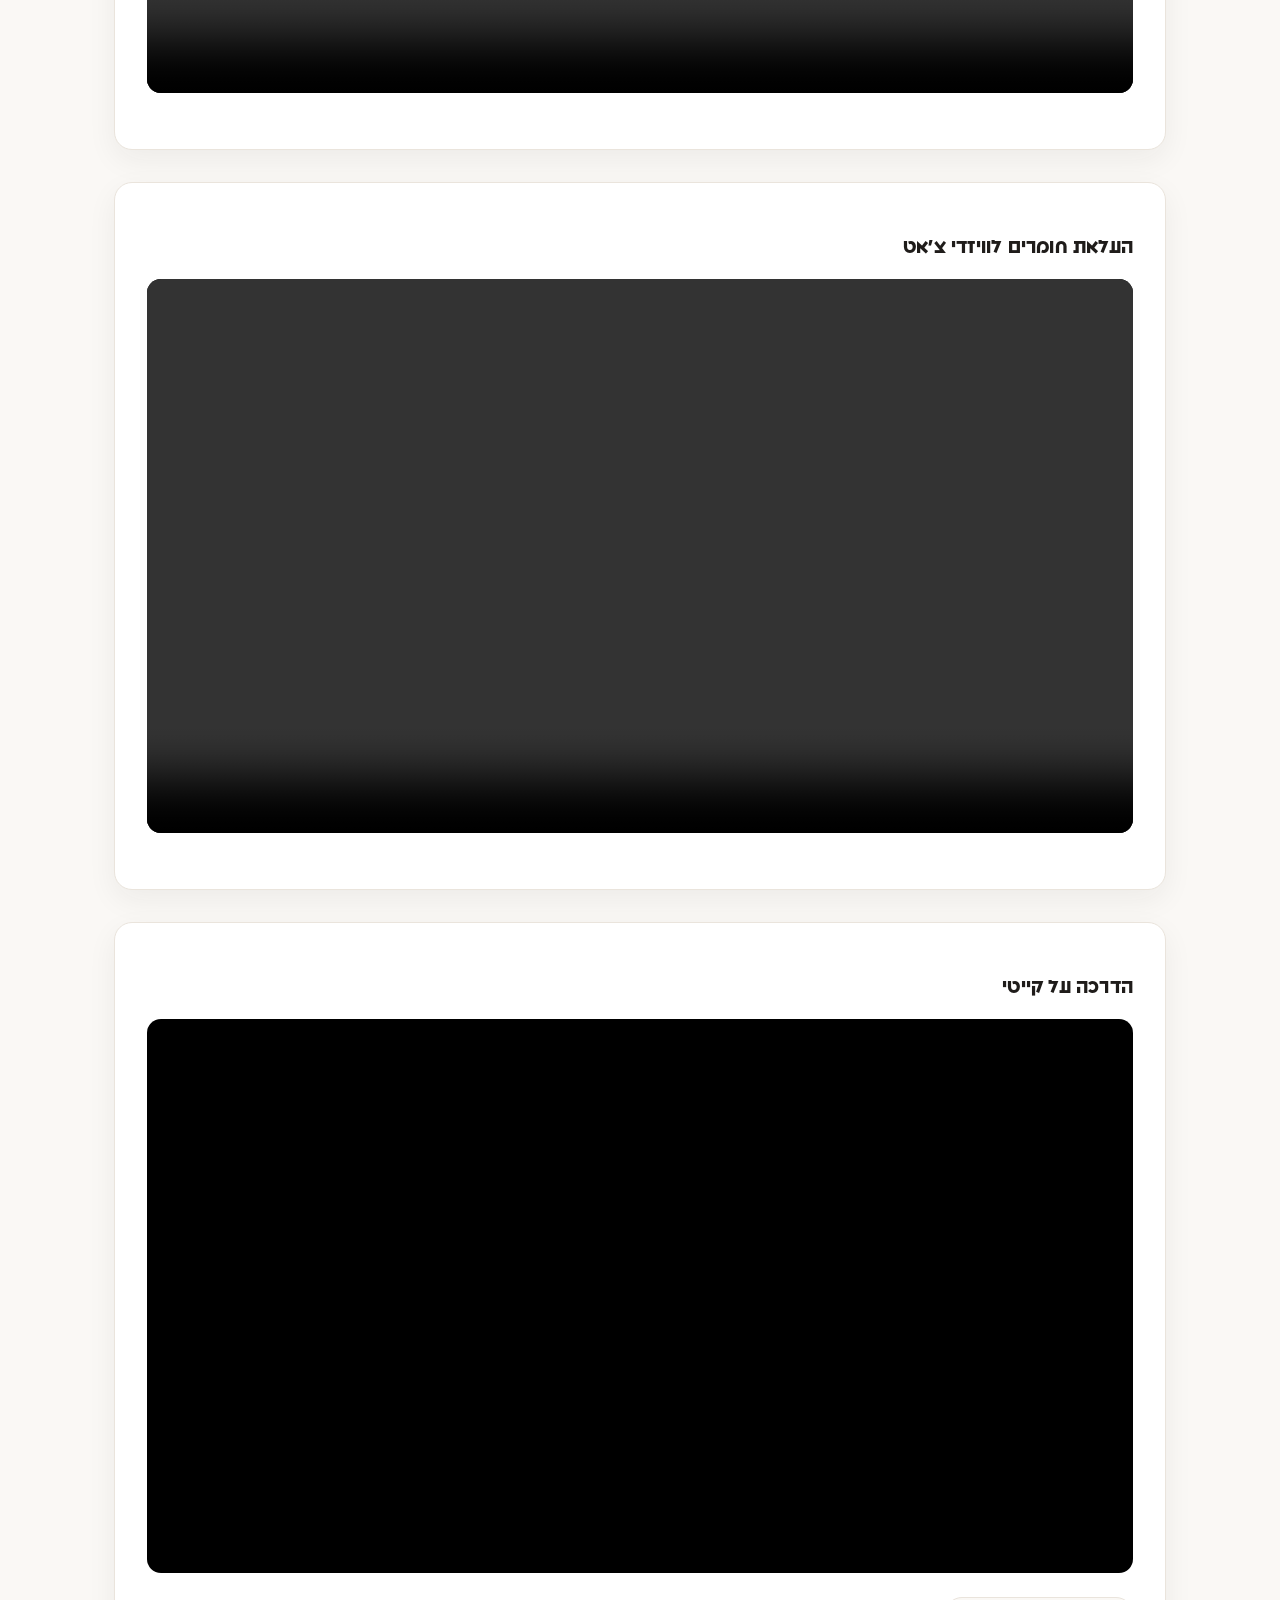
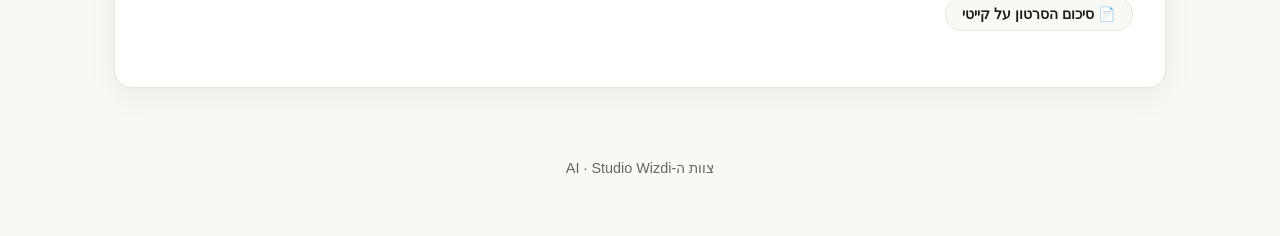
<file: videos.html>
<!DOCTYPE html>
<html lang="he" dir="rtl">
<head>
<meta charset="UTF-8" />
<meta name="viewport" content="width=device-width, initial-scale=1.0" />
<title>גלריית סרטונים | צוות ה-AI וויזדי</title>
<meta name="robots" content="noindex, nofollow" />
<link rel="stylesheet" href="css/style.css" />
</head>
<body>

<header class="site-header">
  <nav class="nav">
    <a class="brand" href="index.html"><img src="assets/logo-wizdi.png" alt="Wizdi" /><span class="brand-text">צוות ה-AI</span></a>
    <div class="nav-links">
      <a href="index.html">בית</a>
      <a href="characters.html">דמויות וקולות</a>
      <a href="guides.html">מדריכים</a>
      <a href="videos.html" class="active">גלריית סרטונים</a>
    </div>
  </nav>
</header>

<section class="page-head">
  <h1>גלריית סרטונים</h1>
  <p>סרטונים שהעלו מאיה ועדן.</p>
</section>

<div class="container">

  <div class="panel">
    <h3>הדרכה על תהליך העבודה המלא</h3>
    <p class="credit-tag">הדרכה מוקלטת · מאיה</p>
    <div class="video-wrap">
      <iframe src="https://drive.google.com/file/d/12fLWd3lUYUoMKeZH_vDj1UGhcUYWYFFX/preview" allow="autoplay" allowfullscreen></iframe>
    </div>
  </div>

  <div class="panel">
    <h3>הדרכה על Google Flow</h3>
    <p class="credit-tag">הדרכה מוקלטת · עדן</p>
    <div class="video-wrap">
      <video controls preload="metadata" src="https://www.dropbox.com/scl/fi/1keniisgjeagztghsf4q4/FLOW.mp4?rlkey=8p4ynybpgi18fgllemm07u2cz&st=w0o4usc9&raw=1"></video>
    </div>
  </div>

  <div class="panel">
    <h3>העלאת חומרים לוויזדי צ'אט</h3>
    <div class="video-wrap">
      <video controls preload="metadata" src="https://www.dropbox.com/scl/fi/21ycwrswzblp31s673vr1/WizChat.mp4?rlkey=mk0ozpyeol9y5xo1vmzyrt2i2&st=nsvzoues&raw=1"></video>
    </div>
  </div>
  <div class="panel">
      <h3>הדרכה על קייטי</h3>
    <div class="video-wrap">
        <iframe src="https://drive.google.com/file/d/1LVCPTLsnJwvGAlJVOwE9pYrk2xdYM_9F/preview" allow="autoplay" allowfullscreen></iframe>
    </div>
    <div class="resource-links" style="margin-top:14px;">
        <a class="resource-link" href="https://docs.google.com/document/d/1GbDnxlBYjtBZdEhpWiemf8-V34R0XNSaDBrvptjJGzg/edit?usp=drive_link" target="_blank" rel="noopener">📄 סיכום הסרטון על קייטי</a>
    </div>
  </div>

</div>

<footer class="site-footer">
  צוות ה-AI · Studio Wizdi
</footer>

</body>
</html>
</file>
<file: css/style.css>
/* ===== Fonts ===== */
@font-face {
  font-family: 'Anomalia';
  src: url('../assets/fonts/anomalia-light.otf') format('opentype');
  font-weight: 300;
}
@font-face {
  font-family: 'Anomalia';
  src: url('../assets/fonts/anomalia-medium.otf') format('opentype');
  font-weight: 400;
}
@font-face {
  font-family: 'Anomalia';
  src: url('../assets/fonts/anomalia-demibold.otf') format('opentype');
  font-weight: 600;
}
@font-face {
  font-family: 'Anomalia';
  src: url('../assets/fonts/anomalia-bold.otf') format('opentype');
  font-weight: 700;
}
@font-face {
  font-family: 'Anomalia';
  src: url('../assets/fonts/anomalia-ultrabold.otf') format('opentype');
  font-weight: 900;
}

/* ===== Design tokens ===== */
:root {
  --bg: #faf8f5;
  --surface: #ffffff;
  --ink: #1f1c1a;
  --muted: #6b6560;
  --line: #eae4dc;
  --accent: #29abe2;       /* כחול Wizdi */
  --accent-ink: #ffffff;
  --wizdi-navy: #1d5c86;   /* כחול כהה מהלוגו */
  --wizdi-orange: #f7a62b; /* כתום מהלוגו (מקור/כפות) */

  --c-omer: #2f9e6b;      /* ירוק */
  --c-omer-soft: #e6f5ee;
  --c-rotem: #ef7c4c;     /* קורל */
  --c-rotem-soft: #fdece2;
  --c-noa: #eab308;       /* צהוב */
  --c-noa-soft: #fdf5dc;
  --c-eitan: #9c2b3a;     /* בורדו */
  --c-eitan-soft: #f6e4e6;
  --c-eitai: #3372c4;     /* כחול */
  --c-eitai-soft: #e5eefb;

  --radius: 18px;
  --shadow: 0 10px 30px rgba(31, 28, 26, 0.06);
}

* { box-sizing: border-box; }

html, body {
  margin: 0;
  padding: 0;
  background: var(--bg);
  color: var(--ink);
  font-family: 'Assistant', 'Segoe UI', Arial, sans-serif;
  direction: rtl;
  scroll-behavior: smooth;
}

h1, h2, h3, .brand {
  font-family: 'Anomalia', 'Assistant', sans-serif;
  font-weight: 700;
  letter-spacing: 0.2px;
}

a { color: inherit; text-decoration: none; }
img { max-width: 100%; display: block; }

.container {
  max-width: 1100px;
  margin: 0 auto;
  padding: 0 24px;
}

/* ===== Nav ===== */
.site-header {
  position: sticky;
  top: 0;
  z-index: 50;
  background: rgba(250, 248, 245, 0.9);
  backdrop-filter: blur(8px);
  border-bottom: 1px solid var(--line);
}

.nav {
  display: flex;
  align-items: center;
  justify-content: space-between;
  padding: 16px 24px;
  max-width: 1100px;
  margin: 0 auto;
}

.brand {
  font-size: 1.3rem;
  display: flex;
  align-items: center;
  gap: 10px;
}

.brand img {
  height: 42px;
  width: auto;
  display: block;
}

.brand-text {
  color: var(--wizdi-navy);
  font-weight: 700;
}

.nav-links {
  display: flex;
  gap: 6px;
  flex-wrap: wrap;
}

.nav-links a {
  padding: 8px 16px;
  border-radius: 999px;
  font-weight: 600;
  font-size: 0.95rem;
  color: var(--muted);
  transition: background 0.15s, color 0.15s;
}

.nav-links a:hover {
  background: var(--surface);
  color: var(--ink);
}

.nav-links a.active {
  background: var(--wizdi-navy);
  color: #fff;
}

/* ===== Hero ===== */
.hero {
  padding: 72px 24px 48px;
  text-align: center;
}

.hero h1 {
  font-size: clamp(2rem, 4vw, 3rem);
  margin: 0 0 16px;
}

.hero p {
  color: var(--muted);
  font-size: 1.15rem;
  max-width: 640px;
  margin: 0 auto;
  line-height: 1.7;
}

/* ===== Section cards on home ===== */
.grid {
  display: grid;
  grid-template-columns: repeat(auto-fit, minmax(230px, 1fr));
  gap: 20px;
  margin: 48px 0 80px;
}

.tile {
  background: var(--surface);
  border: 1px solid var(--line);
  border-radius: var(--radius);
  padding: 28px 24px;
  box-shadow: var(--shadow);
  transition: transform 0.15s, box-shadow 0.15s;
}

.tile:hover {
  transform: translateY(-4px);
  box-shadow: 0 16px 36px rgba(31, 28, 26, 0.1);
}

.tile .emoji { font-size: 2rem; margin-bottom: 10px; display: block; }
.tile h3 { margin: 0 0 8px; font-size: 1.15rem; }
.tile p { margin: 0; color: var(--muted); font-size: 0.95rem; line-height: 1.6; }

/* ===== Page heading ===== */
.page-head {
  padding: 56px 24px 24px;
  text-align: center;
}
.page-head h1 { margin: 0 0 12px; font-size: clamp(1.8rem, 3.5vw, 2.6rem); }
.page-head p { color: var(--muted); max-width: 620px; margin: 0 auto; line-height: 1.7; }

/* ===== Character cards ===== */
.characters {
  display: grid;
  grid-template-columns: repeat(auto-fit, minmax(280px, 1fr));
  gap: 28px;
  margin: 32px 0 56px;
}

.char-card {
  background: var(--surface);
  border-radius: var(--radius);
  overflow: hidden;
  box-shadow: var(--shadow);
  border-top: 6px solid var(--accent-c, var(--accent));
}

.char-card .char-photo {
  aspect-ratio: 4 / 3;
  overflow: hidden;
  background: var(--soft-c, #f2f2f2);
}

.char-card .char-photo img {
  width: 100%;
  height: 100%;
  object-fit: cover;
  object-position: top center;
}

.char-body { padding: 22px 22px 26px; }

.char-name-row {
  display: flex;
  align-items: baseline;
  justify-content: space-between;
  gap: 10px;
  margin-bottom: 4px;
}

.char-name { font-size: 1.5rem; margin: 0; }

.char-role {
  display: inline-block;
  font-size: 0.8rem;
  font-weight: 700;
  padding: 4px 12px;
  border-radius: 999px;
  background: var(--soft-c, #eee);
  color: var(--accent-c, #333);
  margin-bottom: 14px;
}

.char-section-label {
  font-size: 0.78rem;
  font-weight: 700;
  color: var(--muted);
  text-transform: uppercase;
  letter-spacing: 0.5px;
  margin: 14px 0 4px;
}

.char-card p { margin: 0; line-height: 1.65; font-size: 0.95rem; }

.voice-box {
  margin-top: 14px;
  background: #f6f4f0;
  border-radius: 12px;
  padding: 14px 16px;
  direction: ltr;
  text-align: left;
}

.voice-box .voice-name {
  direction: rtl;
  text-align: right;
  font-weight: 700;
  font-size: 0.95rem;
  margin-bottom: 6px;
  color: var(--ink);
}

.voice-box .voice-tone {
  font-size: 0.85rem;
  color: var(--muted);
  line-height: 1.55;
  font-style: italic;
}

/* ===== Guidelines panel ===== */
.panel {
  background: var(--surface);
  border: 1px solid var(--line);
  border-radius: var(--radius);
  padding: 32px;
  box-shadow: var(--shadow);
  margin-bottom: 32px;
}

.panel h2 { margin-top: 0; }

.prompt-box {
  background: #0d2c40;
  color: #bfe6f7;
  border-radius: 12px;
  padding: 16px 18px;
  direction: ltr;
  text-align: left;
  font-family: 'Consolas', 'Courier New', monospace;
  font-size: 0.9rem;
  overflow-x: auto;
  margin: 14px 0;
}

.prompt-box-wrap { position: relative; margin: 14px 0; }
.prompt-box-wrap .prompt-box { margin: 0; padding-top: 44px; }
.copy-btn {
  position: absolute;
  top: 10px;
  left: 12px;
  z-index: 2;
  border: none;
  background: rgba(255,255,255,0.14);
  color: #eaf6ff;
  border-radius: 999px;
  padding: 6px 14px;
  font-size: 0.78rem;
  font-weight: 700;
  cursor: pointer;
  font-family: inherit;
  transition: background 0.15s;
}
.copy-btn:hover { background: rgba(255,255,255,0.26); }
.copy-btn.copied { background: #2e7d32; color: #fff; }

.badge-row { display: flex; flex-wrap: wrap; gap: 10px; margin: 16px 0; }
.badge {
  padding: 6px 14px;
  border-radius: 999px;
  background: var(--bg);
  border: 1px solid var(--line);
  font-size: 0.85rem;
  font-weight: 600;
}

/* ===== Guides page: subnav & sections ===== */
.subnav {
  display: flex;
  gap: 10px;
  justify-content: center;
  margin: 8px 0 36px;
}
.subnav a {
  padding: 9px 20px;
  border-radius: 999px;
  background: var(--surface);
  border: 1px solid var(--line);
  font-weight: 700;
  font-size: 0.95rem;
}
.subnav a:hover { box-shadow: var(--shadow); }

.section-title {
  margin: 40px 0 18px;
  font-size: 1.4rem;
}
.section-title:first-of-type { margin-top: 0; }

.panel-head-row {
  display: flex;
  align-items: center;
  justify-content: space-between;
  gap: 12px;
  flex-wrap: wrap;
}
.panel-head-row h3 { margin: 0; }

/* ===== Accordion ===== */
.category-heading {
  margin: 36px 0 14px;
  font-size: 1.1rem;
  display: flex;
  align-items: center;
  gap: 8px;
  color: var(--wizdi-navy);
}
.category-heading:first-of-type { margin-top: 8px; }

.accordion-item {
  margin-bottom: 14px;
  overflow: hidden;
}

.accordion-header {
  display: flex;
  align-items: center;
  justify-content: space-between;
  gap: 8px;
}

.accordion-toggle {
  flex: 1;
  display: flex;
  align-items: center;
  gap: 14px;
  background: none;
  border: none;
  padding: 20px 24px;
  margin: 0;
  cursor: pointer;
  font-family: inherit;
  font-size: 1.05rem;
  font-weight: 700;
  color: var(--ink);
  text-align: right;
  border-radius: var(--radius);
  transition: background 0.15s;
}
.accordion-toggle:hover { background: var(--bg); }

.accordion-title { flex: 1; }
.accordion-hint {
  font-size: 0.8rem;
  font-weight: 600;
  color: var(--muted);
}

.accordion-chevron {
  flex-shrink: 0;
  display: inline-flex;
  color: var(--muted);
  transition: transform 300ms cubic-bezier(.4,0,.2,1), color 0.2s;
}
.accordion-item.open .accordion-chevron {
  transform: rotate(180deg);
  color: var(--wizdi-navy);
}

.accordion-item .print-btn { margin-inline-end: 16px; flex-shrink: 0; }

.accordion-body {
  max-height: 0;
  overflow: hidden;
  transition: max-height 340ms cubic-bezier(.4,0,.2,1);
}
.accordion-body-inner {
  padding: 0 24px 26px;
}

.print-btn {
  border: 1px solid var(--line);
  background: var(--bg);
  border-radius: 999px;
  padding: 8px 16px;
  font-size: 0.85rem;
  font-weight: 700;
  cursor: pointer;
  font-family: inherit;
  color: var(--ink);
}
.print-btn:hover { background: var(--surface); box-shadow: var(--shadow); }

/* ===== Video embeds & step lists ===== */
.video-wrap {
  position: relative;
  width: 100%;
  aspect-ratio: 16 / 9;
  border-radius: 14px;
  overflow: hidden;
  background: #000;
  margin: 16px 0 24px;
}
.video-wrap iframe,
.video-wrap video {
  position: absolute;
  inset: 0;
  width: 100%;
  height: 100%;
  border: 0;
}

.resource-links { display: flex; flex-wrap: wrap; gap: 10px; margin: 4px 0 24px; }
.resource-link {
  display: inline-flex;
  align-items: center;
  gap: 8px;
  padding: 8px 16px;
  border-radius: 999px;
  background: var(--bg);
  border: 1px solid var(--line);
  font-size: 0.88rem;
  font-weight: 600;
  transition: background 0.15s;
}
.resource-link:hover { background: var(--surface); box-shadow: var(--shadow); }

.step-list { margin: 0; padding: 0; list-style: none; counter-reset: step; }
.step-list li {
  counter-increment: step;
  position: relative;
  padding: 10px 0 10px 0;
  padding-right: 44px;
  border-bottom: 1px solid var(--line);
  line-height: 1.6;
}
.step-list li:last-child { border-bottom: none; }
.step-list li::before {
  content: counter(step);
  position: absolute;
  right: 0;
  top: 8px;
  width: 26px;
  height: 26px;
  border-radius: 50%;
  background: var(--wizdi-navy);
  color: #fff;
  font-size: 0.8rem;
  font-weight: 700;
  display: flex;
  align-items: center;
  justify-content: center;
}
.step-list li strong { display: block; margin-bottom: 2px; }
.step-list li span.muted { color: var(--muted); font-size: 0.92rem; }

.credit-tag {
  font-size: 0.82rem;
  color: var(--muted);
  margin: -6px 0 14px;
}

/* ===== Placeholder / coming soon ===== */
.coming-soon {
  border: 2px dashed var(--line);
  border-radius: var(--radius);
  padding: 48px 24px;
  text-align: center;
  color: var(--muted);
  margin-bottom: 28px;
}
.coming-soon .emoji { font-size: 2.2rem; display: block; margin-bottom: 12px; }
.coming-soon h3 { color: var(--ink); margin: 0 0 8px; }

/* ===== Footer ===== */
.site-footer {
  text-align: center;
  padding: 40px 24px 60px;
  color: var(--muted);
  font-size: 0.9rem;
}

/* ===== Responsive ===== */
@media (max-width: 640px) {
  .nav { flex-direction: column; gap: 12px; }
  .nav-links { justify-content: center; }
}

/* ===== Print ===== */
@media print {
  .site-header, .site-footer, .hero, .subnav, .no-print,
  .video-wrap, .coming-soon, .print-btn {
    display: none !important;
  }
  .panel:not(.printable) { display: none !important; }
  body { background: #fff; }
  .panel.printable {
    box-shadow: none;
    border: none;
    padding: 0;
  }
  .char-card, .tile { break-inside: avoid; }

  .accordion-body { max-height: none !important; overflow: visible !important; }
  .accordion-chevron { display: none !important; }
  .accordion-toggle { cursor: default; padding: 6px 0 !important; }
  .accordion-toggle:hover { background: none; }
  .accordion-body-inner { padding: 0 !important; }
  .category-heading { break-after: avoid; }
}
</file>
